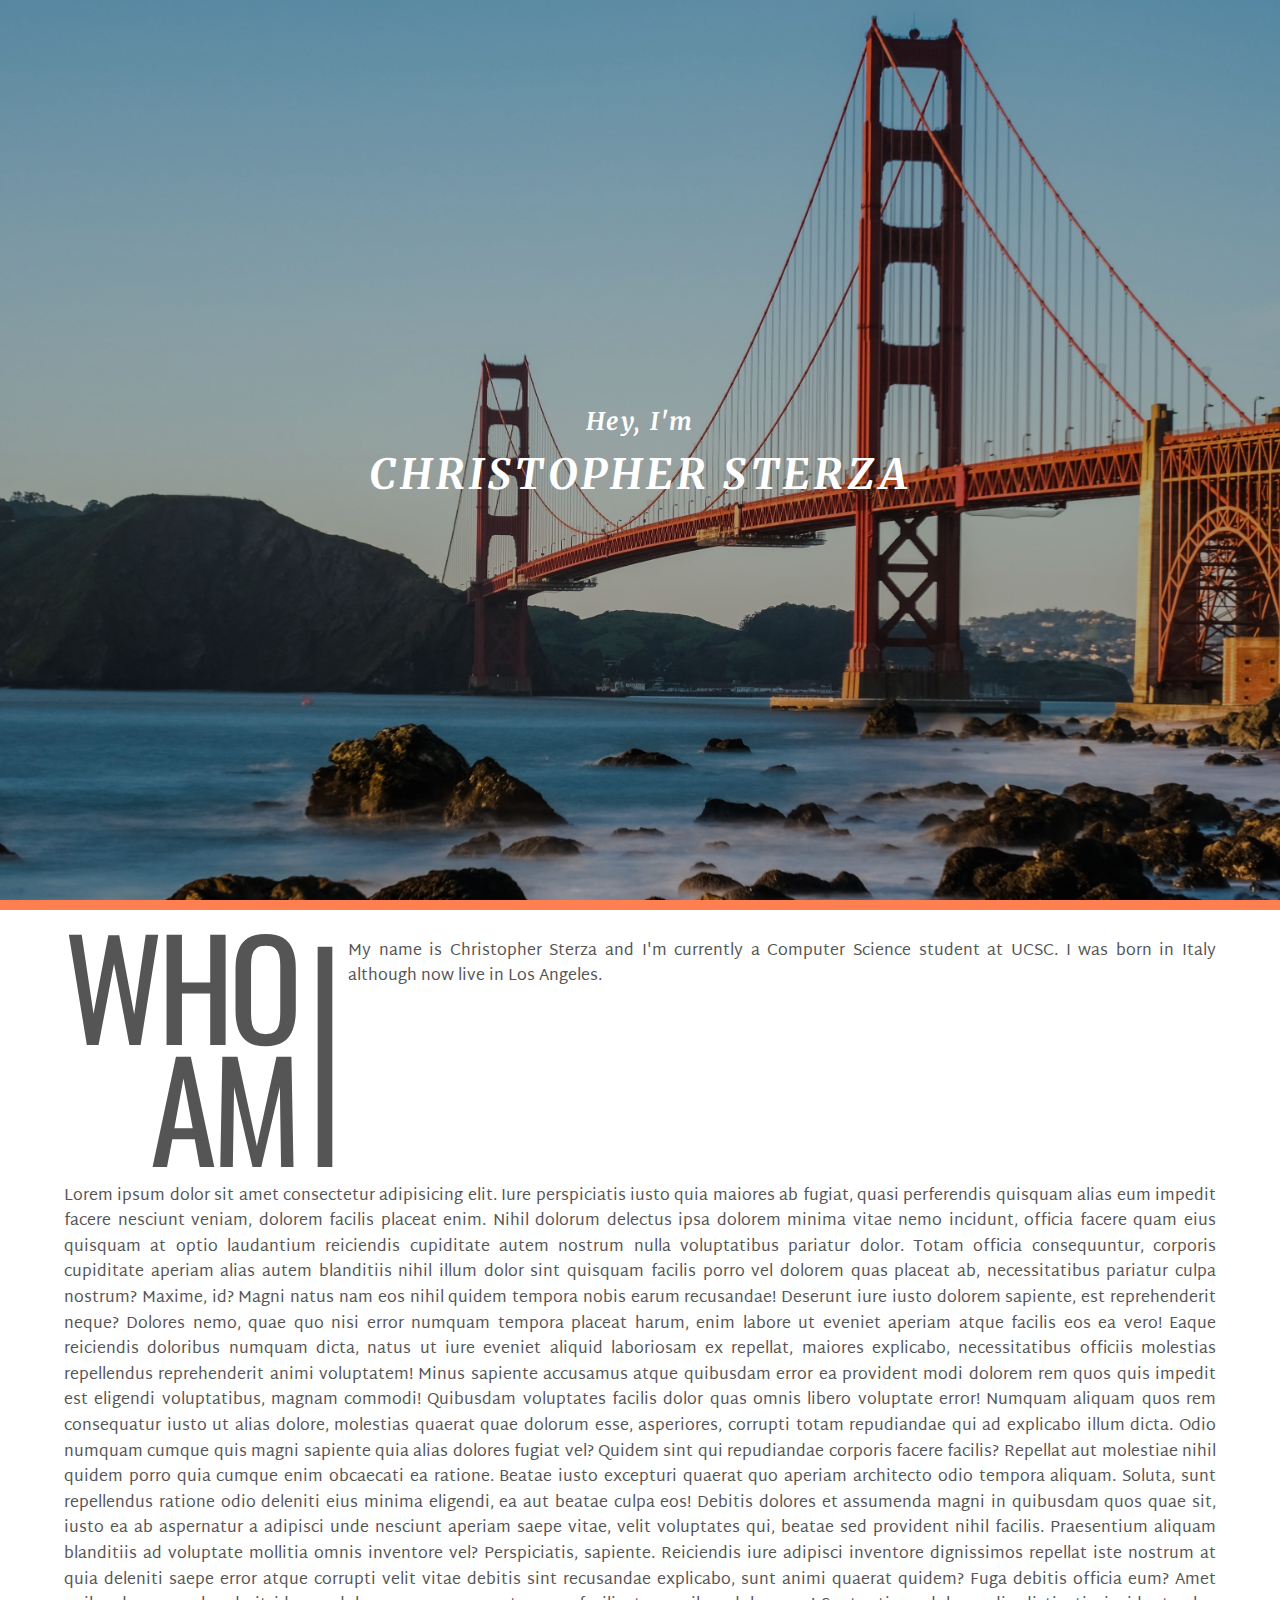
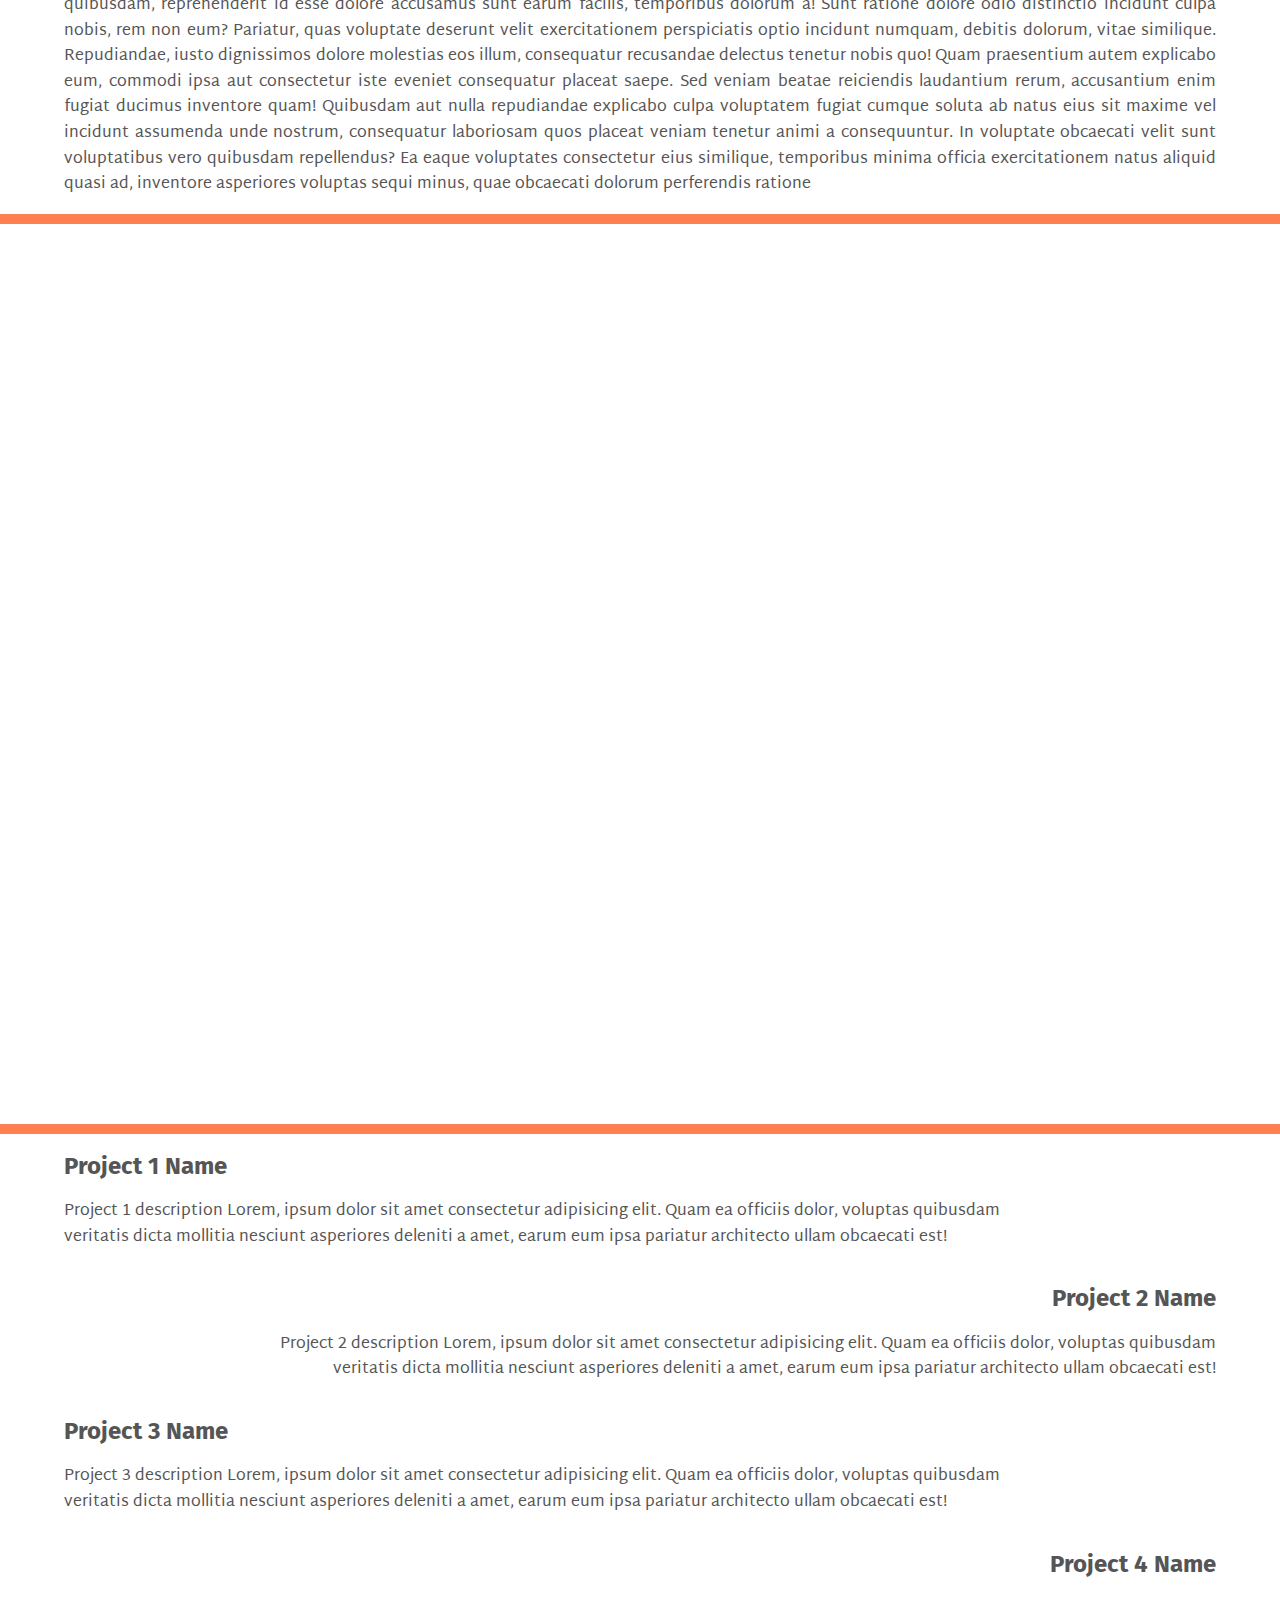
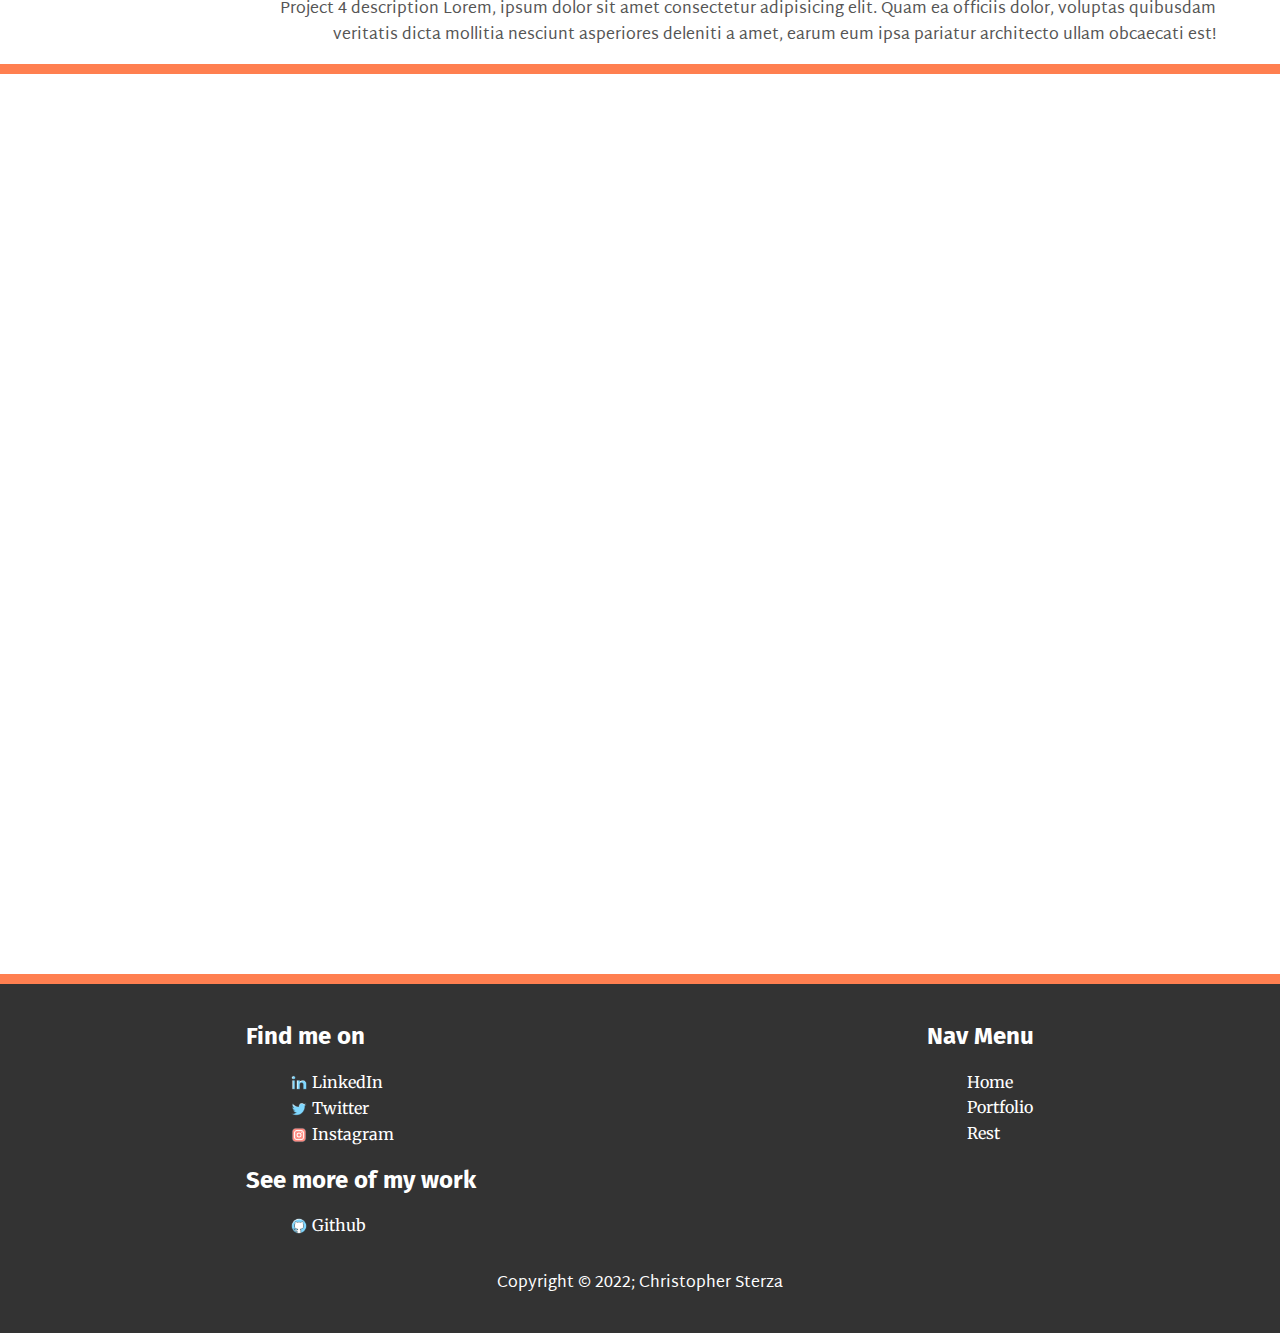
<file: index.html>
<!DOCTYPE html>

<html lang="en">
  <head>
    <meta charset="UTF-8" />
    <meta http-equiv="X-UA-Compatible" content="IE=edge" />
    <meta name="viewport" content="width=device-width, initial-scale=1.0" />
    <title>I'm Christopher Sterza</title>
    <meta
      name="description"
      content="My name is Christopher Sterza, a computer science student based in California. This is my personal website."
    />
    <link rel="stylesheet" href="css/style.css" />
    <link rel="icon" href="favicon-32x32.png" type="image/png" />
    <link
      rel="stylesheet"
      href="https://fonts.googleapis.com/css?family=Merriweather|Fira+Sans|Martel+Sans|Oswald"
    />
  </head>

  <body>
    <!-- <nav id="navbar">
        <a href="index.html">HOME</a>
        <a href="pages/resume.html">RESUME</a>
        <a href="pages/projects.html">PROJECTS</a>
        <a href="pages/contact.html">CONTACT ME</a>
    </nav> -->
    <div id="home" class="parallax">
      <div class="parallax-container">
        <div>
          <h3>Hey, I'm</h3>
          <h1>CHRISTOPHER STERZA</h1>
        </div>
        <!-- <div class="arrow arrow-first"></div>
        <div class="arrow arrow-second"></div> -->
      </div>
    </div>

    <div class="separator"></div>
    <div id="about-me" class="flex-container">
      <div id="who-am-i" class="flex-content">
        <span class="left-words">
          WHO
          <br />
          AM
        </span>
        <span class="right-words">I</span>
      </div>
      <div id="my-background" class="flex-content">
        <p>
          My name is Christopher Sterza and I'm currently a Computer Science
          student at UCSC. I was born in Italy although now live in Los Angeles.
        </p>
      </div>
    </div>
    <div class="contents">
      <p>
        Lorem ipsum dolor sit amet consectetur adipisicing elit. Iure
        perspiciatis iusto quia maiores ab fugiat, quasi perferendis quisquam
        alias eum impedit facere nesciunt veniam, dolorem facilis placeat enim.
        Nihil dolorum delectus ipsa dolorem minima vitae nemo incidunt, officia
        facere quam eius quisquam at optio laudantium reiciendis cupiditate
        autem nostrum nulla voluptatibus pariatur dolor. Totam officia
        consequuntur, corporis cupiditate aperiam alias autem blanditiis nihil
        illum dolor sint quisquam facilis porro vel dolorem quas placeat ab,
        necessitatibus pariatur culpa nostrum? Maxime, id? Magni natus nam eos
        nihil quidem tempora nobis earum recusandae! Deserunt iure iusto dolorem
        sapiente, est reprehenderit neque? Dolores nemo, quae quo nisi error
        numquam tempora placeat harum, enim labore ut eveniet aperiam atque
        facilis eos ea vero! Eaque reiciendis doloribus numquam dicta, natus ut
        iure eveniet aliquid laboriosam ex repellat, maiores explicabo,
        necessitatibus officiis molestias repellendus reprehenderit animi
        voluptatem! Minus sapiente accusamus atque quibusdam error ea provident
        modi dolorem rem quos quis impedit est eligendi voluptatibus, magnam
        commodi! Quibusdam voluptates facilis dolor quas omnis libero voluptate
        error! Numquam aliquam quos rem consequatur iusto ut alias dolore,
        molestias quaerat quae dolorum esse, asperiores, corrupti totam
        repudiandae qui ad explicabo illum dicta. Odio numquam cumque quis magni
        sapiente quia alias dolores fugiat vel? Quidem sint qui repudiandae
        corporis facere facilis? Repellat aut molestiae nihil quidem porro quia
        cumque enim obcaecati ea ratione. Beatae iusto excepturi quaerat quo
        aperiam architecto odio tempora aliquam. Soluta, sunt repellendus
        ratione odio deleniti eius minima eligendi, ea aut beatae culpa eos!
        Debitis dolores et assumenda magni in quibusdam quos quae sit, iusto ea
        ab aspernatur a adipisci unde nesciunt aperiam saepe vitae, velit
        voluptates qui, beatae sed provident nihil facilis. Praesentium aliquam
        blanditiis ad voluptate mollitia omnis inventore vel? Perspiciatis,
        sapiente. Reiciendis iure adipisci inventore dignissimos repellat iste
        nostrum at quia deleniti saepe error atque corrupti velit vitae debitis
        sint recusandae explicabo, sunt animi quaerat quidem? Fuga debitis
        officia eum? Amet quibusdam, reprehenderit id esse dolore accusamus sunt
        earum facilis, temporibus dolorum a! Sunt ratione dolore odio distinctio
        incidunt culpa nobis, rem non eum? Pariatur, quas voluptate deserunt
        velit exercitationem perspiciatis optio incidunt numquam, debitis
        dolorum, vitae similique. Repudiandae, iusto dignissimos dolore
        molestias eos illum, consequatur recusandae delectus tenetur nobis quo!
        Quam praesentium autem explicabo eum, commodi ipsa aut consectetur iste
        eveniet consequatur placeat saepe. Sed veniam beatae reiciendis
        laudantium rerum, accusantium enim fugiat ducimus inventore quam!
        Quibusdam aut nulla repudiandae explicabo culpa voluptatem fugiat cumque
        soluta ab natus eius sit maxime vel incidunt assumenda unde nostrum,
        consequatur laboriosam quos placeat veniam tenetur animi a consequuntur.
        In voluptate obcaecati velit sunt voluptatibus vero quibusdam
        repellendus? Ea eaque voluptates consectetur eius similique, temporibus
        minima officia exercitationem natus aliquid quasi ad, inventore
        asperiores voluptas sequi minus, quae obcaecati dolorum perferendis
        ratione
      </p>
    </div>
    <div class="separator"></div>
    <div id="portfolio" class="parallax">
      <div class="parallax-container">
        <div>
          <h3>Here are my</h3>
          <h1>PROJECTS</h1>
        </div>
      </div>
    </div>
    <div class="separator"></div>
    <div id="my-projects" class="flex-container">
      <div class="flex-content left-side-project">
        <h2>Project 1 Name</h2>
        <p>
          Project 1 description Lorem, ipsum dolor sit amet consectetur
          adipisicing elit. Quam ea officiis dolor, voluptas quibusdam veritatis
          dicta mollitia nesciunt asperiores deleniti a amet, earum eum ipsa
          pariatur architecto ullam obcaecati est!
        </p>
      </div>
      <div class="flex-content right-side-project">
        <h2>Project 2 Name</h2>
        <p>
          Project 2 description Lorem, ipsum dolor sit amet consectetur
          adipisicing elit. Quam ea officiis dolor, voluptas quibusdam veritatis
          dicta mollitia nesciunt asperiores deleniti a amet, earum eum ipsa
          pariatur architecto ullam obcaecati est!
        </p>
      </div>
      <div class="flex-content left-side-project">
        <h2>Project 3 Name</h2>
        <p>
          Project 3 description Lorem, ipsum dolor sit amet consectetur
          adipisicing elit. Quam ea officiis dolor, voluptas quibusdam veritatis
          dicta mollitia nesciunt asperiores deleniti a amet, earum eum ipsa
          pariatur architecto ullam obcaecati est!
        </p>
      </div>
      <div class="flex-content right-side-project">
        <h2>Project 4 Name</h2>
        <p>
          Project 4 description Lorem, ipsum dolor sit amet consectetur
          adipisicing elit. Quam ea officiis dolor, voluptas quibusdam veritatis
          dicta mollitia nesciunt asperiores deleniti a amet, earum eum ipsa
          pariatur architecto ullam obcaecati est!
        </p>
      </div>
    </div>
    <div class="separator"></div>
    <div id="rest" class="parallax">
      <div class="parallax-container">
        <div>
          <h3>Here goes</h3>
          <h1>THE REST OF THE SITE</h1>
        </div>
      </div>
    </div>
    <div class="separator"></div>
  </body>

  <footer id="main-footer">
    <div id="contact-me" class="flex-container">
      <div class="flex-content">
        <h2>Find me on</h2>
        <ul>
          <li>
            <a
              href="https://www.linkedin.com/in/christophersterza/"
              target="_blank"
              class="icon-and-text"
            >
              <img
                class="icon-inline"
                src="images/icons/linkedin.png"
                alt="LinkedIn logo"
              />
              LinkedIn
            </a>
          </li>
          <li>
            <a
              href="https://twitter.com/ChrisSterza"
              target="_blank"
              class="icon-and-text"
            >
              <img
                class="icon-inline"
                src="images/icons/twitter.png"
                alt="Twitter logo"
              />
              Twitter
            </a>
          </li>
          <li>
            <a
              href="https://www.instagram.com/platatine/"
              target="_blank"
              class="icon-and-text"
            >
              <img
                class="icon-inline"
                src="images/icons/instagram.png"
                alt="Instagram logo"
              />
              Instagram
            </a>
          </li>
        </ul>
        <h2>See more of my work</h2>
        <ul>
          <li>
            <a
              href="https://github.com/ChristopherSterza"
              target="_blank"
              class="icon-and-text"
            >
              <img
                class="icon-inline"
                src="images/icons/github.png"
                alt="Github logo"
              />
              Github
            </a>
          </li>
        </ul>
      </div>
      <nav class="flex-content">
        <h2>Nav Menu</h2>
        <ul>
          <li><a href="#home">Home</a></li>
          <li><a href="#portfolio">Portfolio</a></li>
          <li><a href="#rest">Rest</a></li>
        </ul>
      </nav>
    </div>
    <p>Copyright &copy 2022; Christopher Sterza</p>
  </footer>
  <!-- <script src="./javascript/script.js"></script> -->
</html>
</file>
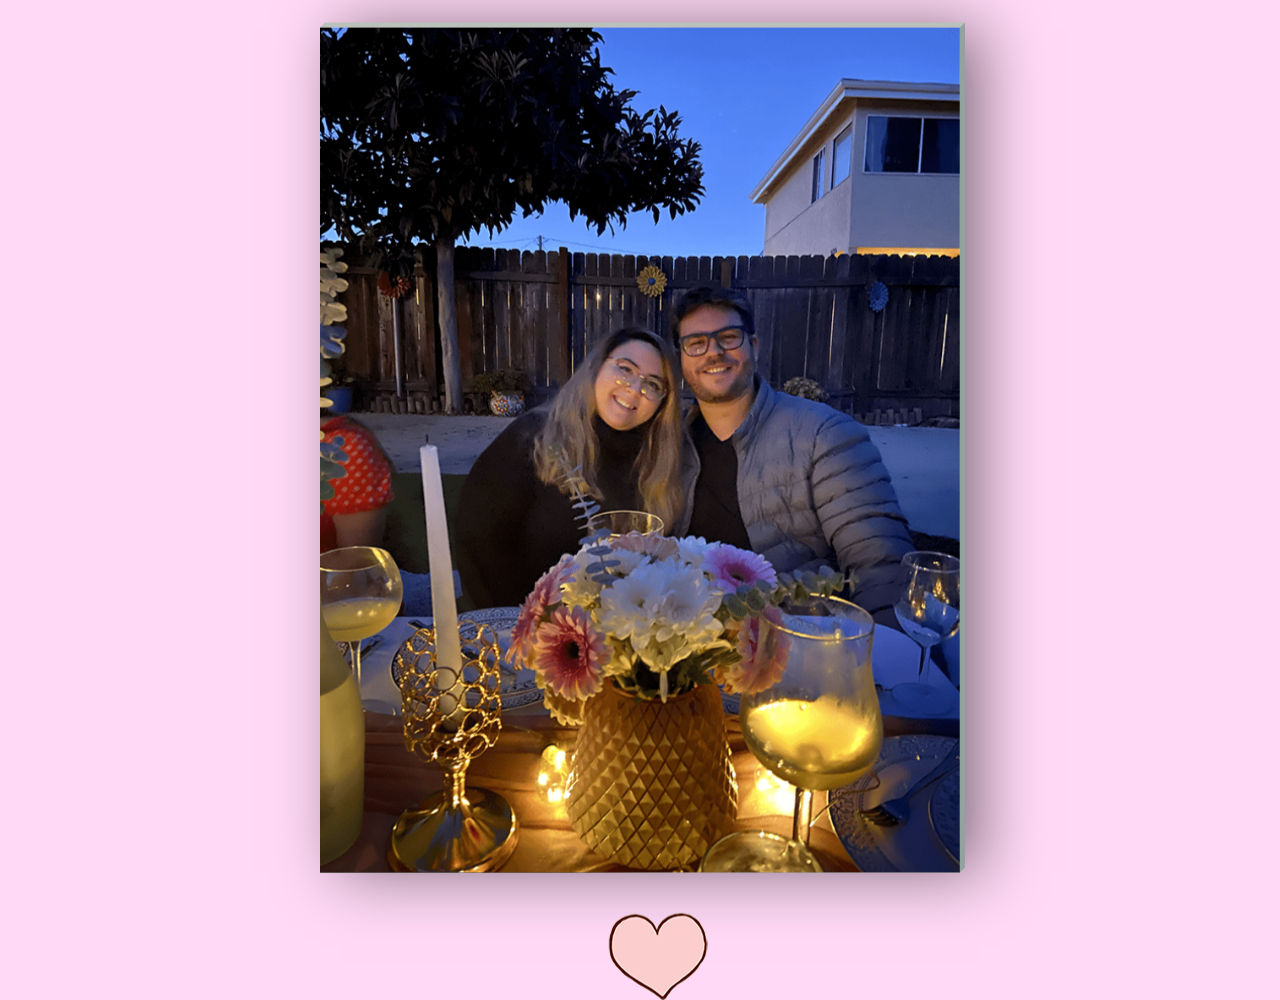
<file: birthday/index.html>
<!DOCTYPE html>
<html lang="en" >
<head>
  <meta charset="UTF-8">
  <title>Happy Birthday Noëllie!</title>
  <link rel="shortcut icon" href="favicon.png" type="image/x-icon">
  <link href="https://fonts.googleapis.com/css?family=Indie+Flower" rel="stylesheet">
<link href="https://fonts.googleapis.com/css?family=Amatic+SC" rel="stylesheet"><link rel="stylesheet" href="./style.css">

</head>
<body>
<!-- partial:index.partial.html -->
<input type="checkbox" id="cb1">
<div class="card">
	<div class="imgBox">
		<div class="bark"></div>
		<img class="coverImg in" src="images/covid.png">
		<img class="coverImg in" src="images/injury.png">
		<img class="coverImg in" src="images/masks.png">
		<img class="coverImg in" src="images/smokey.png">
		<img class="coverImg in" src="images/romantic.png">
	</div>
	<div class="details">
		<h4 class="color1">You're still not old! (YET)</h2>
		<h4 class="color2 margin">(HAPPY BIRTHDAY)</h3>
		<p>Dear Noël,</p>
		<p>When we met, you were only 22.</p>
		<p>Now you're four years older and I'm</p>
		<p>four years happier.</p>
		<p>You fill my days with joy and I hope</p>
		<p>I fill yours with more.</p>
		<p>I can't wait to spend the next 26 years</p>
		<p>with you too.</p>
		<div>
			<p class="text-right">Happy 26th Birthday!</p>
			<p class="text-right">♥Chris</p>
		</div>
	</div>
	<img id="heart" src="images/heart.png">
</div>


<!-- partial -->
  <script  src="./script.js"></script>

</body>
</html>
</file>
<file: css/style.css>
a {
  text-decoration: none;
  font: 'Martel Sans';
}

h1,
h2,
h3,
h4,
h5,
h6 {
  font-family: 'Fira Sans';
}

p {
  font-family: 'Martel Sans';
}

body {
  width: 100vw;
  height: 100vh;
  background-color: #fff;
  color: #555;
  font-family: Merriweather;
  font-size: 16px;
  line-height: 1.6em;
  margin: 0;
  overflow-x: hidden;
}

.container {
  width: 80%;
  margin: auto;
  overflow: hidden;
}

.contents {
  text-align: justify;
  margin-left: 5%;
  margin-right: 5%;
}

.flex-container {
  display: flex;
  justify-content: space-around;
  text-align: justify;
}

.icon-and-text {
  display: flex;
  align-items: center;
}

.icon-inline {
  margin: 5px;
  height: 1em;
}

.icon-bar a:hover {
  transform: scale(1.1);
}

.parallax {
  width: 100%;
  height: 100%;
}
.parallax#home {
  background: linear-gradient(rgba(0, 0, 0, 0.3), rgba(0, 0, 0, 0.3)),
    url('../images/goldengate.jpg');
  background-attachment: fixed;
  background-position: top;
  background-size: cover;
}
.parallax#portfolio {
  background: linear-gradient(rgba(0, 0, 0, 0.3), rgba(0, 0, 0, 0.3)),
    url('../images/cliffside.jpg');
  background-attachment: fixed;
  background-position: top;
  background-size: cover;
}
.parallax#rest {
  background: linear-gradient(rgba(0, 0, 0, 0.3), rgba(0, 0, 0, 0.3)),
    url('../images/pieratsunset.jpg');
  background-attachment: fixed;
  background-position: top;
  background-size: cover;
}

.parallax-container {
  display: grid;
  place-items: center;
  height: 100%;
  text-align: center;
  color: #fff;
  font-size: clamp(1rem, 0.5rem + 1vw, 3rem);
}
.parallax-container h1,
h3 {
  letter-spacing: 0.1em;
  font-family: 'Merriweather';
  font-style: oblique;
}

.separator {
  width: 100%;
  height: 10px;
  background-color: coral;
}

#about-me {
  justify-content: flex-start;
  margin: 1% 5%;
}

#contact-me ul {
  list-style-type: none;
}
#contact-me a:link,
a:visited {
  color: white;
}
#contact-me a:hover {
  filter: drop-shadow(2px 4px 6px black);
}

#main-footer {
  background: #333;
  color: #fff;
  text-align: center;
  padding: 20px;
}
#main-footer .flex-contents-item {
  margin-bottom: 80px;
  text-align: left;
}
#main-footer .flex-contents-item ul {
  margin-bottom: 80px;
  padding: 5%;
}

#my-projects {
  flex-direction: column;
  margin: 0 5%;
}
#my-projects .left-side-project {
  margin-right: 15%;
  text-align: left;
}
#my-projects .right-side-project {
  margin-left: 15%;
  text-align: right;
}

#navbar {
  background-color: #555;
  position: fixed;
  top: 0;
  width: 100%;
  text-align: center;
}
#navbar a {
  display: inline-block;
  color: #fff;
  text-decoration: none;
  font-size: 18px;
  padding: 5px 7px 5px 0px;
}
#navbar a:hover {
  transform: scale(1.1);
  font-weight: bold;
}

#who-am-i {
  font-family: 'Oswald';
  margin: 0, 0, 0, 10%;
  display: inline-flex;
}
#who-am-i span {
  font-family: 'Oswald', sans-serif;
  line-height: 95%;
}
#who-am-i .left-words {
  font-size: clamp(2rem, 0.5rem + 10vw, 10rem);
  letter-spacing: -5px;
  line-height: 90%;
  text-align: right;
}
#who-am-i .right-words {
  font-size: clamp(4rem, 1rem + 20vw, 20rem);
  font-weight: 100;
  margin-left: -0.04em;
  margin: 0;
  letter-spacing: -5px;
  line-height: 90%;
  text-align: right;
}
</file>
<file: birthday/style.css>
@import url('https://fonts.googleapis.com/css?family=Indie+Flower');
@import url('https://fonts.googleapis.com/css?family=Amatic+SC');

body {
  font-family: 'Indie Flower', cursive !important;
  background: #ffd9f6; /* background: #ffdcf7; #FDE3A7 CAPE HONEY */
  margin: 0px;
  padding: 0px;
}

::selection {
  background: transparent;
}

h4 {
  font-size: clamp(2rem, 5vw, 5rem);
  line-height: 1px;
  font-family: 'Amatic SC', cursive !important;
}

.color1 {
  color: #1bbc9b;
} /*MOUNTAIN MEADOW*/
.color2 {
  color: #c0392b; /*TALL POPPY*/
}

.card {
  color: #013243; /*SHERPA BLUE*/
  position: absolute;
  z-index: 2;
  top: 50%;
  left: 50%;
  width: clamp(300px, 50vw, 750px);
  height: clamp(400px, 66vw, 1000px);
  background: #e0e1dc;
  transform-style: preserve-3d;
  transform: translate(-50%, -50%) perspective(2000px);
  box-shadow: inset 300px 0 50px rgba(0, 0, 0, 0.5),
    20px 0 60px rgba(0, 0, 0, 0.5);
  transition: 1s;
}

.card-transform {
  transform: translate(-50%, -50%) perspective(2000px) rotate(15deg) scale(1.2);
  box-shadow: inset 20px 0 50px rgba(0, 0, 0, 0.5),
    0 10px 100px rgba(0, 0, 0, 0.5);
}

.card:before {
  content: '';
  position: absolute;
  top: -5px;
  left: 0;
  width: 100%;
  height: 5px;
  background: #bac1ba;
  transform-origin: bottom;
  transform: skewX(-45deg);
}

.card:after {
  content: '';
  position: absolute;
  top: 0;
  right: -5px;
  width: 5px;
  height: 100%;
  background: #92a29c;
  transform-origin: left;
  transform: skewY(-45deg);
}

.card .imgBox {
  width: 100%;
  height: 100%;
  position: relative;
  transform-origin: left;
  transition: 0.7s;
}

.card .bark {
  position: absolute;
  background: #e0e1dc;
  width: 100%;
  height: 100%;
  opacity: 0;
  transition: 0.7s;
}

.coverImg {
  position: absolute;
  width: 100%;
  height: 100%;
}

.coverImg:not(.in) {
  display: none;
}

.card .details {
  width: 100%;
  height: 100%;
  position: absolute;
  top: 0;
  left: 0;
  box-sizing: border-box;
  padding: 0 0 0 10px;
  z-index: -1;
  margin-top: 70px;
}

.card .details p {
  font-size: clamp(1rem, 2.5vw, 2.5rem);
  line-height: 5px;
  transform: rotate(-10deg);
  padding: 0 0 0 20px;
}

.card .details h4 {
  text-align: center;
}

.text-right {
  text-align: center;
}
#heart {
  display: inline;
  z-index: 1;
  position: relative;
  top: 40px;
  left: 45%;
}
#heart:active {
  transform: scale(1.05);
}

/* CSS tricks for toggleable animations */
[type='checkbox'] {
  display: none;
}
[type='checkbox']:checked ~ .card {
  transform: translate(-50%, -50%) perspective(2000px) rotate(15deg) scale(1.2);
  box-shadow: inset 20px 0 50px rgba(0, 0, 0, 0.5),
    0 10px 100px rgba(0, 0, 0, 0.5);
}
[type='checkbox']:checked ~ .card .imgBox {
  transform: rotateY(-135deg);
}
[type='checkbox']:checked ~ .card .bark {
  opacity: 1;
  transition: 0.6s;
  box-shadow: 300px 200px 100px rgba(0, 0, 0, 0.4) inset;
}
/* End of CSS tricks */
</file>
